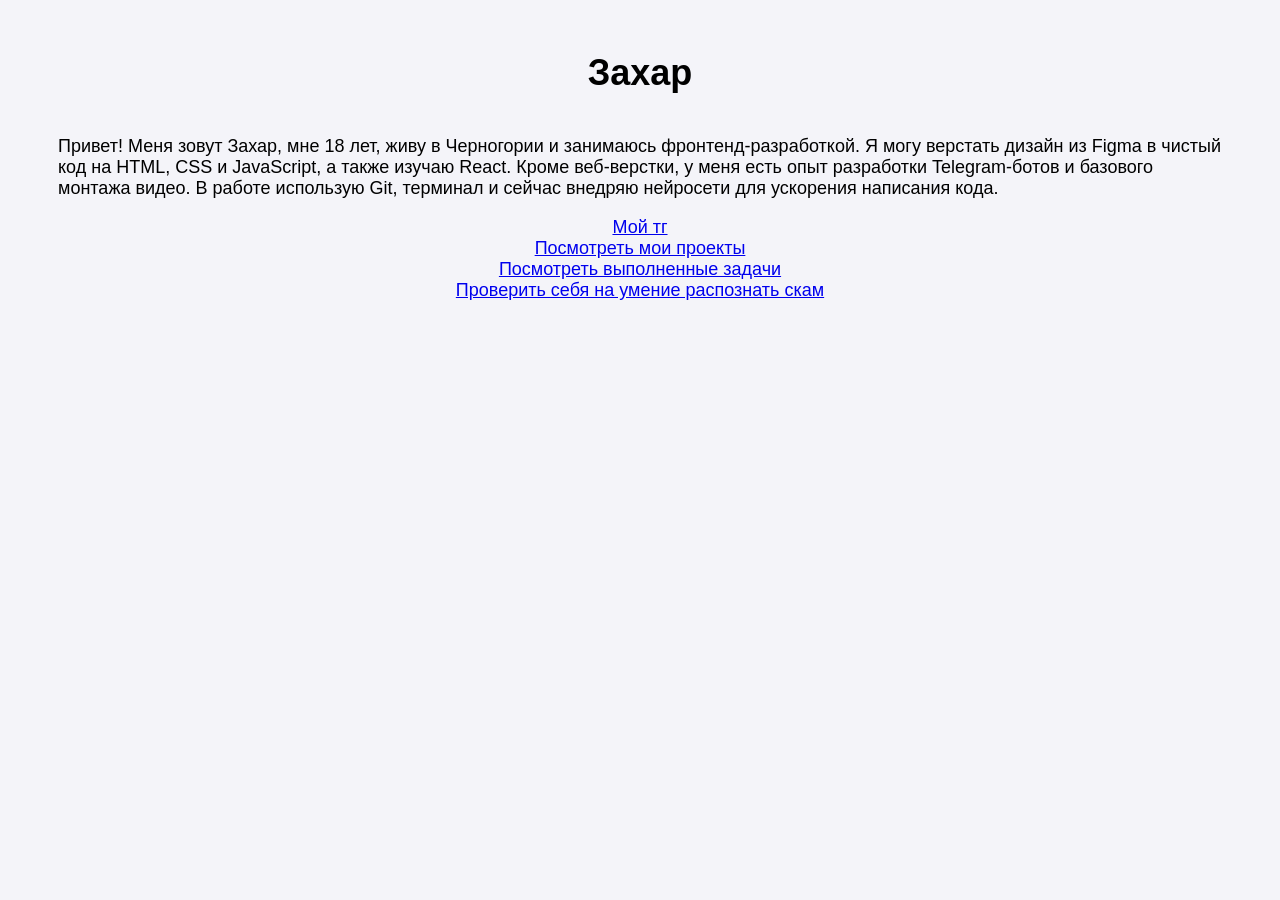
<file: index.html>
<!DOCTYPE html>
<html lang="ru">
<head>
    <meta charset="UTF-8">
    <meta name="viewport" content="width=device-width, initial-scale=1.0">
    <title>Zahar-Ahar</title>
    <link rel="stylesheet" href="style.css">
</head>
<body>

    <div class="header">
        <h1>
            Захар
        </h1>
        <p>
           Привет! Меня зовут Захар, мне 18 лет, живу в Черногории и занимаюсь фронтенд-разработкой. Я могу верстать дизайн из Figma в чистый код на HTML, CSS и JavaScript, а также изучаю React. Кроме веб-верстки, у меня есть опыт разработки Telegram-ботов и базового монтажа видео. В работе использую Git, терминал и сейчас внедряю нейросети для ускорения написания кода.
        </p> 
        <a href="https://t.me/MrHouck">
            Мой тг
        </a>
        <a href="projects.html">
            Посмотреть мои проекты
        </a>
        <a href="learned.html">
            Посмотреть выполненные задачи
        </a>
        <a href="scam.html">
            Проверить себя на умение распознать скам
        </a>
        
    </div>

</body>
</html>
</file>
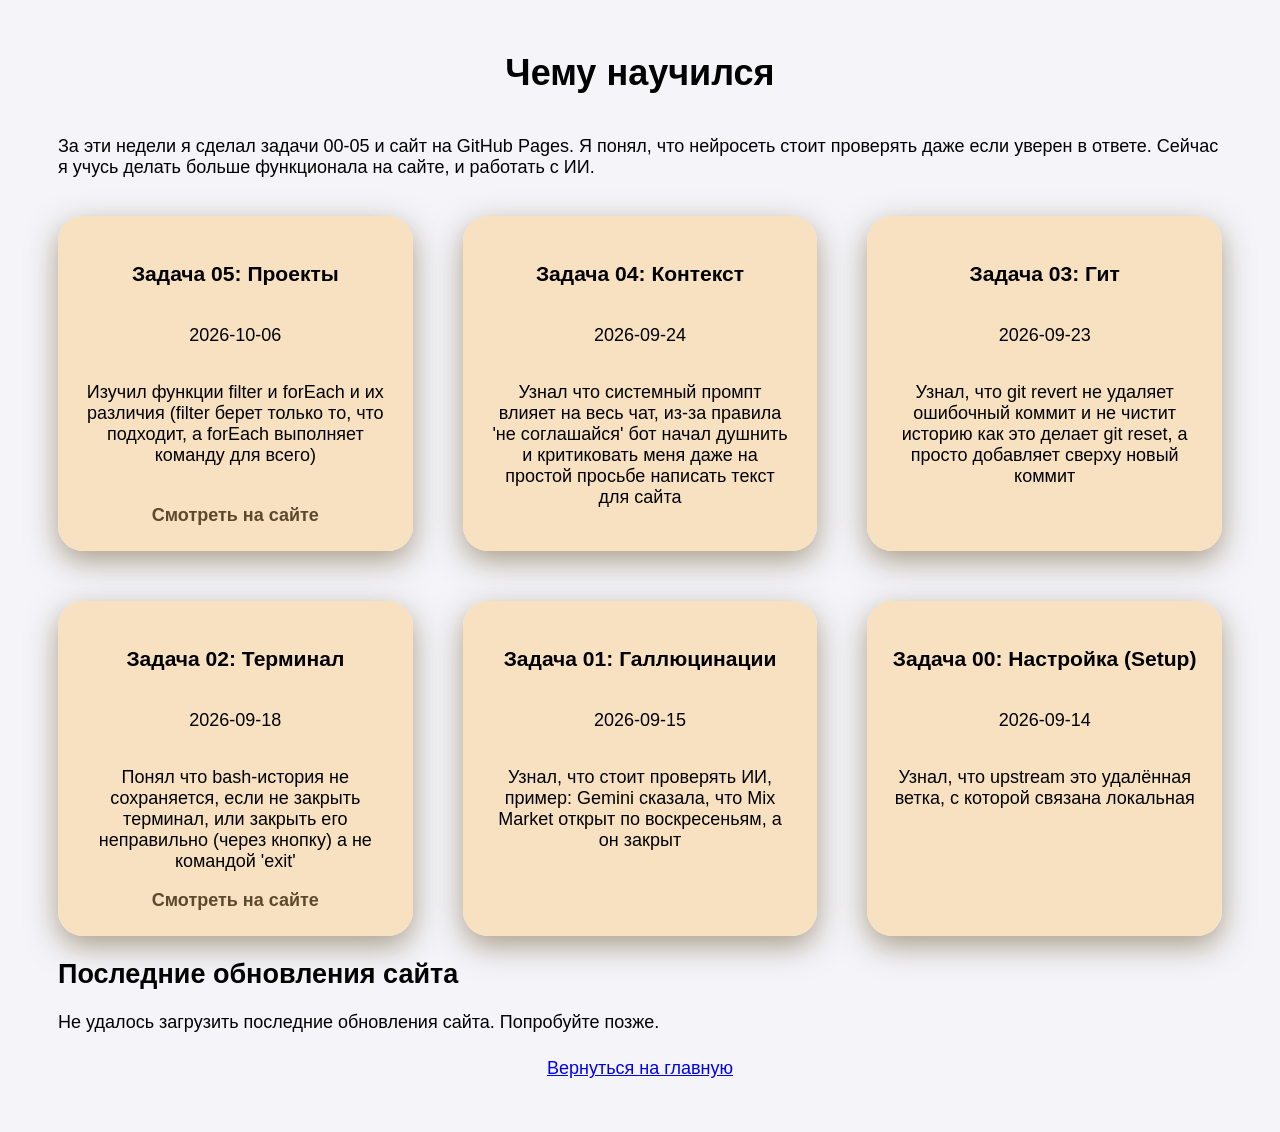
<file: learned.html>
<!DOCTYPE html>
<html lang="ru">
<head>
  <meta charset="UTF-8">
  <meta name="viewport" content="width=device-width, initial-scale=1.0">
  <title>Чему научился</title>
  <link rel="stylesheet" href="style.css">
</head>
<body>
    <div class="header">
        <h1>Чему научился</h1>
        <p>
            За эти недели я сделал задачи 00-05 и сайт на GitHub Pages.
            Я понял, что нейросеть стоит проверять даже если уверен в ответе.
            Сейчас я учусь делать больше функционала на сайте, и работать с ИИ.
        </p>
    </div> 

    <div id="tasks-list"></div>

    <h2>Последние обновления сайта</h2>
    
    <div id="commits-list"></div>
    
    <script src="tasks.js"></script>

    <a href="index.html" class="home-link">
        Вернуться на главную
    </a>
</body>
</html>
</file>
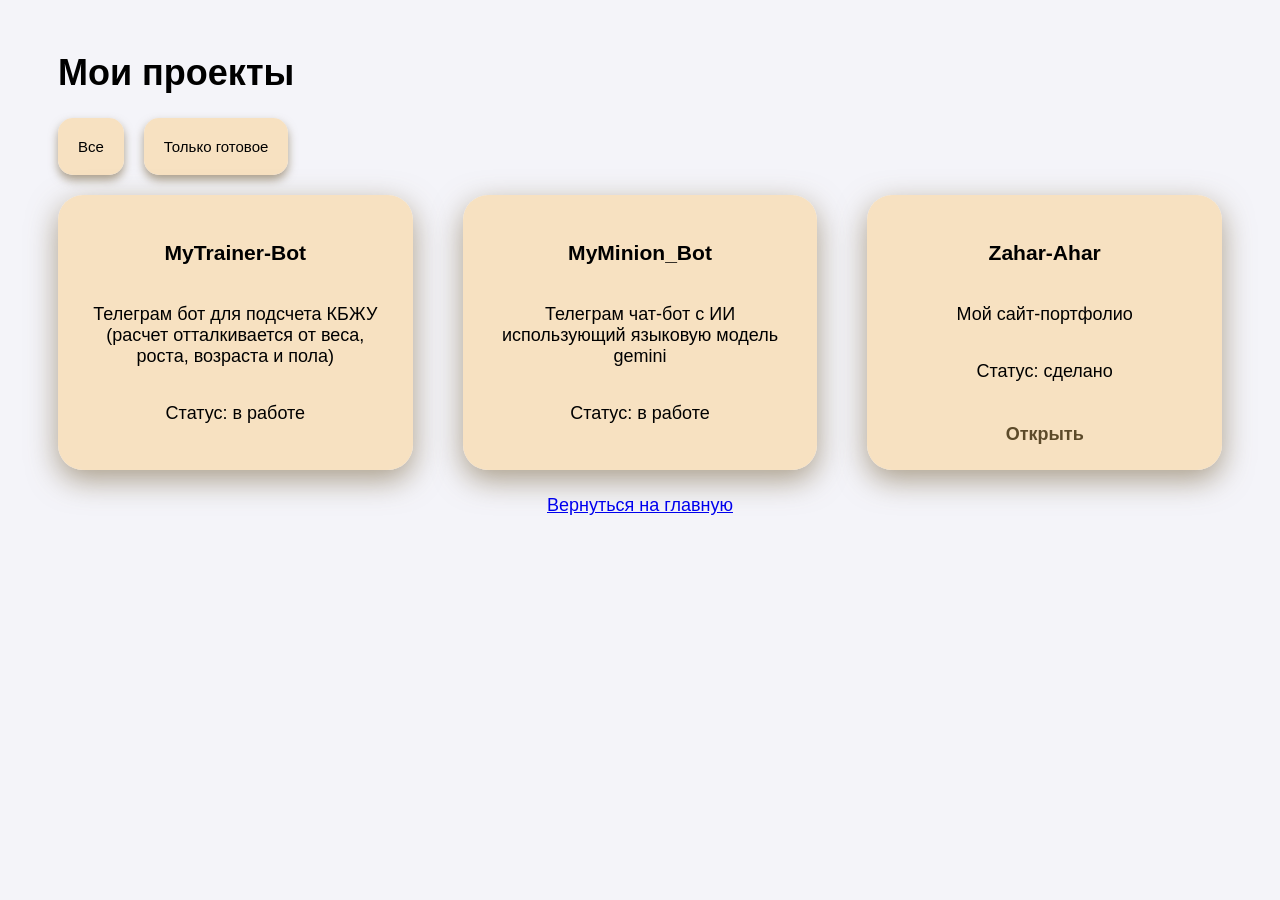
<file: projects.html>
<!DOCTYPE html>
<html lang="ru">
<head>
  <meta charset="UTF-8">
  <meta name="viewport" content="width=device-width, initial-scale=1.0">
  <title>Мои проекты</title>
  <link rel="stylesheet" href="style.css">
</head>
<body>
  <h1>Мои проекты</h1>

  <div id="filters" class="blockFilters">
    <button id="filter-all" class="buttonFilter">Все</button>
    <button id="filter-done" class="buttonFilter">Только готовое</button>
  </div>

  <div id="projects-list"></div>

  <script src="projects.js"></script>

  <a href="index.html" class="home-link">
    Вернуться на главную
  </a>
</body>
</html>
</file>
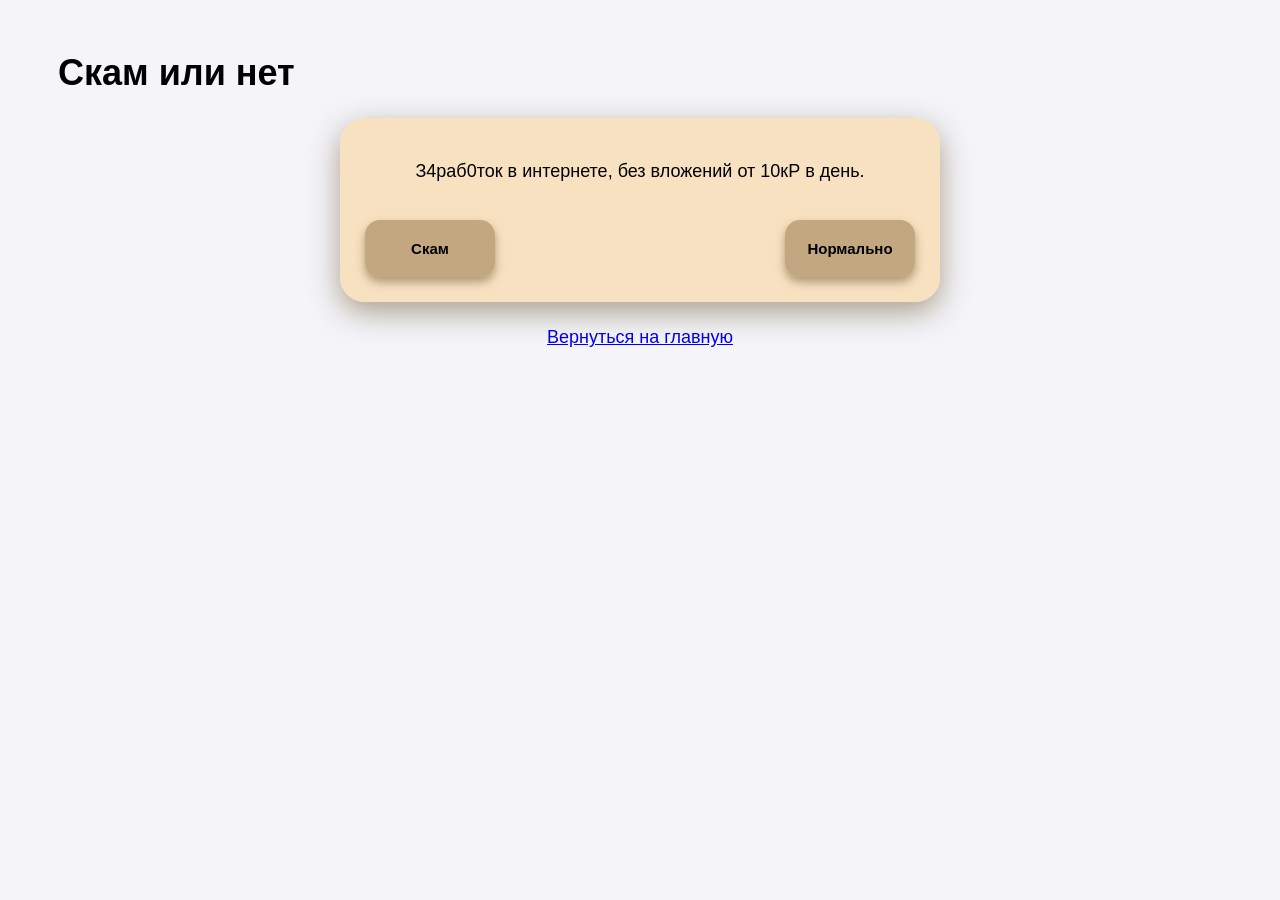
<file: scam.html>
<!DOCTYPE html>
<html lang="ru">
<head>
    <meta charset="UTF-8">
    <meta name="viewport" content="width=device-width, initial-scale=1.0">
    <title>Скам или нет</title>
    <link rel="stylesheet" href="style.css">
</head>
<body>
    <h1>Скам или нет</h1>
    <div id="quiz"></div>
    <script src="scam.js"></script>

    <a href="index.html" class="home-link">
        Вернуться на главную
    </a>
</body>
</html>
</file>
<file: style.css>
body {
    background-color: #f4f4f9;
    font-family: Arial, Helvetica, sans-serif;
    font-size: 18px;
    padding: 20px 50px;

}

.header {
    display: flex;
    flex-direction: column;
    justify-content: center;
    align-items: center;

}

.home-link {
    display: flex;
    text-align: center;
    flex-direction: column;
    margin: 25px 0;
}

.blockFilters {
    display: flex;
    gap: 20px;
    margin: 0 auto;
}

.buttonFilter {
    /* Тоже сделал без ИИ */
    padding: 20px;
    text-align: center;
    border-radius: 15px;
    background-color: #f7e1c1fd;
    border: none;
    font-size: 15px;
    cursor: pointer;
    box-shadow: 0 5px 10px rgba(122, 102, 65, 0.6);
    transition: .3s;
}

.buttonFilter:hover {
    transform: scale(1.05);
}

#projects-list, #tasks-list {
    /* Делал я (без ИИ) */
    display: flex;
    margin-top: 20px;
    flex-direction: row;
    flex-wrap: wrap;
    justify-content: space-between;
    gap: 50px;
    width: 100%;
}

.project-card, .task-card {
    /* Тоже делал я без ИИ  */
    display: flex;
    flex-direction: column;
    align-items: center;
    text-align: center;
    padding: 25px;
    min-height: 275px;
    width: calc((100% / 3) - (50px * 2 / 3));
    border-radius: 25px;
    box-shadow: 0 10px 30px rgba(122, 102, 65, 0.6);
    background-color: #f7e1c1fd;
    box-sizing: border-box;
}

.project-link, .task-link {
    margin-top: auto;
    text-decoration: none;
    color: #5c4a2a;
    font-weight: 550;
    transition: .3s;
}

.project-link:hover , .task-link:hover {
    color: rgb(153, 137, 92);
}

#quiz {
    display: flex;
    flex-direction: column;
    align-items: center;
    justify-content: center;
    text-align: center;
    gap: 20px;
    margin: 0 auto;
    max-width: 600px;
    padding: 25px;
    border-radius: 25px;
    box-shadow: 0 10px 30px rgba(122, 102, 65, 0.6);
    background-color: #f7e1c1fd;
    box-sizing: border-box;
}

#quiz button {
    padding: 20px;
    text-align: center;
    border-radius: 15px;
    min-width: 130px;
    background-color: #8a6a3b7c;
    border: none;
    font-size: 15px;
    font-weight: 700;
    cursor: pointer;
    box-shadow: 0 5px 10px rgba(122, 102, 65, 0.6);
    transition: .3s;
}

#quiz button:hover {
    transform: scale(1.05);
}

.quizButtons {
    display: flex;
    justify-content: space-between;
    width: 100%;
}


@media (max-width: 600px) {
  .project-card, .task-card {
    width: 100%;
  }

  .quizButtons {
    flex-direction: column;

    gap: 20px;
  }

  body {
    padding: 20px 15px;
  }
}
</file>
